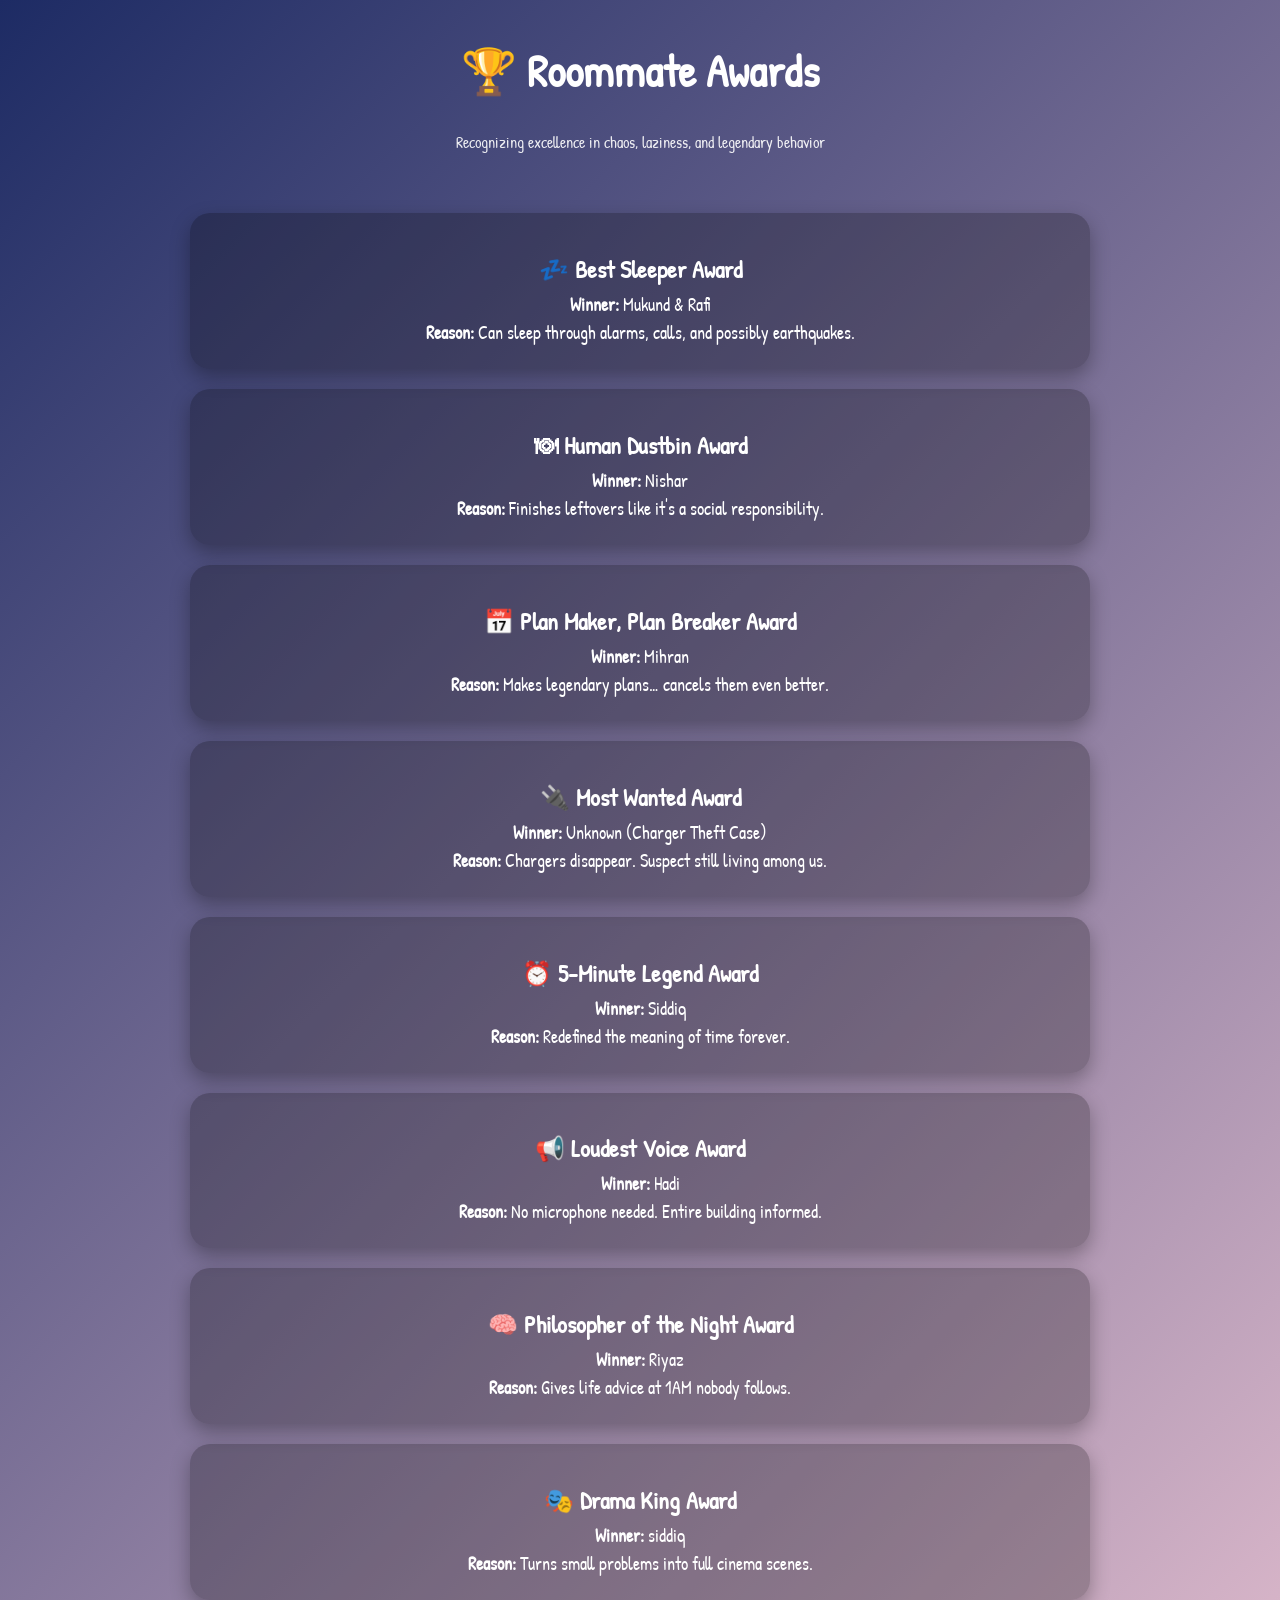
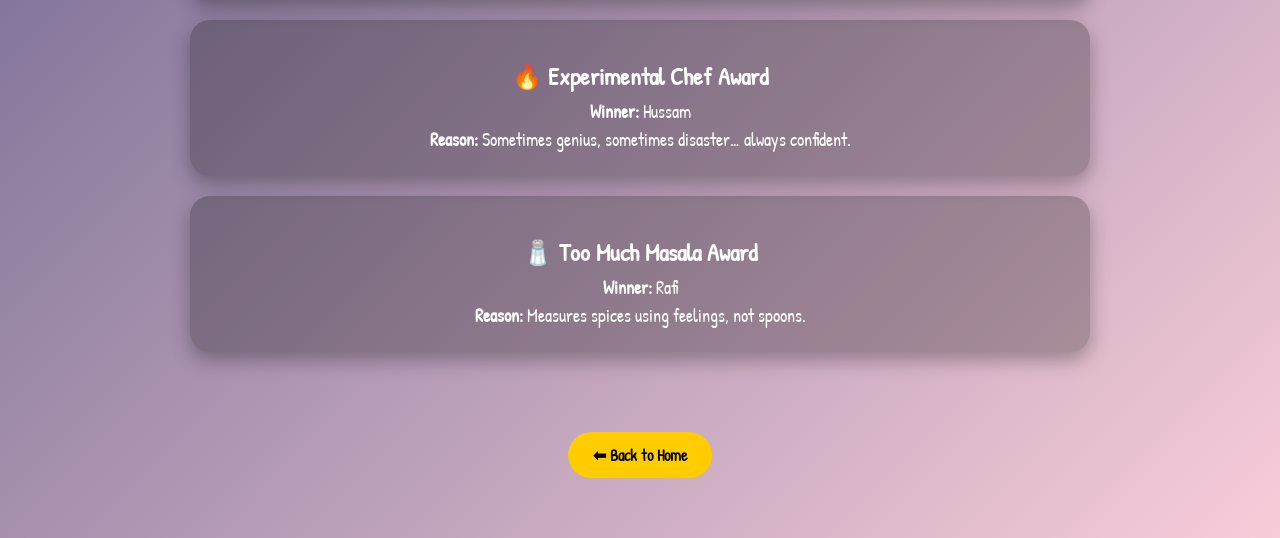
<file: awards.html>
<!DOCTYPE html>
<html lang="en">
<head>
    <meta charset="UTF-8">
    <title>Roommate Awards Night</title>
    <meta name="viewport" content="width=device-width, initial-scale=1.0">

    <link href="https://fonts.googleapis.com/css2?family=Patrick+Hand&display=swap" rel="stylesheet">
    <link rel="stylesheet" href="mobile.css" media="(max-width: 768px)">

    <style>
        body {
            margin: 0;
            font-family: 'Patrick Hand', cursive;
            background: linear-gradient(135deg, #1d2b64, #f8cdda);
            color: white;
            text-align: center;
        }

        h1 {
            margin-top: 40px;
            font-size: 2.8rem;
        }

        .subtitle {
            opacity: 0.9;
            margin-bottom: 40px;
        }

        .awards-container {
            max-width: 900px;
            margin: auto;
            padding: 20px;
        }

        .award-card {
            background: rgba(0,0,0,0.25);
            border-radius: 20px;
            padding: 20px 25px;
            margin-bottom: 20px;
            box-shadow: 0 8px 20px rgba(0,0,0,0.3);
            transition: transform 0.3s ease, box-shadow 0.3s ease;
        }

        .award-card:hover {
            transform: translateY(-8px) scale(1.02);
            box-shadow: 0 12px 28px rgba(0,0,0,0.4);
        }

        .award-card h2 {
            margin-bottom: 8px;
        }

        .award-card p {
            margin: 5px 0;
            font-size: 1.1rem;
        }

        .back-btn {
            display: inline-block;
            margin: 40px 0 60px;
            padding: 12px 25px;
            background: #ffcc00;
            color: black;
            border-radius: 30px;
            text-decoration: none;
            font-weight: bold;
        }

        .back-btn:hover {
            background: #ffd633;
        }
    </style>
</head>

<body>

    <h1>🏆 Roommate Awards</h1>
    <p class="subtitle">Recognizing excellence in chaos, laziness, and legendary behavior</p>

    <div class="awards-container">

        <div class="award-card">
            <h2>💤 Best Sleeper Award</h2>
            <p><strong>Winner:</strong> Mukund & Rafi</p>
            <p><strong>Reason:</strong> Can sleep through alarms, calls, and possibly earthquakes.</p>
        </div>

        <div class="award-card">
            <h2>🍽 Human Dustbin Award</h2>
            <p><strong>Winner:</strong> Nishar</p>
            <p><strong>Reason:</strong> Finishes leftovers like it's a social responsibility.</p>
        </div>

        <div class="award-card">
            <h2>📅 Plan Maker, Plan Breaker Award</h2>
            <p><strong>Winner:</strong> Mihran</p>
            <p><strong>Reason:</strong> Makes legendary plans… cancels them even better.</p>
        </div>

        <div class="award-card">
            <h2>🔌 Most Wanted Award</h2>
            <p><strong>Winner:</strong> Unknown (Charger Theft Case)</p>
            <p><strong>Reason:</strong> Chargers disappear. Suspect still living among us.</p>
        </div>

        <div class="award-card">
            <h2>⏰ 5-Minute Legend Award</h2>
            <p><strong>Winner:</strong> Siddiq</p>
            <p><strong>Reason:</strong> Redefined the meaning of time forever.</p>
        </div>

        <div class="award-card">
            <h2>📢 Loudest Voice Award</h2>
            <p><strong>Winner:</strong> Hadi</p>
            <p><strong>Reason:</strong> No microphone needed. Entire building informed.</p>
        </div>

        <div class="award-card">
            <h2>🧠 Philosopher of the Night Award</h2>
            <p><strong>Winner:</strong> Riyaz</p>
            <p><strong>Reason:</strong> Gives life advice at 1AM nobody follows.</p>
        </div>

        <div class="award-card">
            <h2>🎭 Drama King Award</h2>
            <p><strong>Winner:</strong> siddiq</p>
            <p><strong>Reason:</strong> Turns small problems into full cinema scenes.</p>
        </div>
        <div class="award-card">
    <h2>🔥 Experimental Chef Award</h2>
    <p><strong>Winner:</strong> Hussam</p>
    <p><strong>Reason:</strong> Sometimes genius, sometimes disaster… always confident.</p>
</div>
<div class="award-card">
    <h2>🧂 Too Much Masala Award</h2>
    <p><strong>Winner:</strong> Rafi</p>
    <p><strong>Reason:</strong> Measures spices using feelings, not spoons.</p>
</div>

    </div>

    <a href="index.html" class="back-btn">⬅ Back to Home</a>

</body>
</html>
</file>
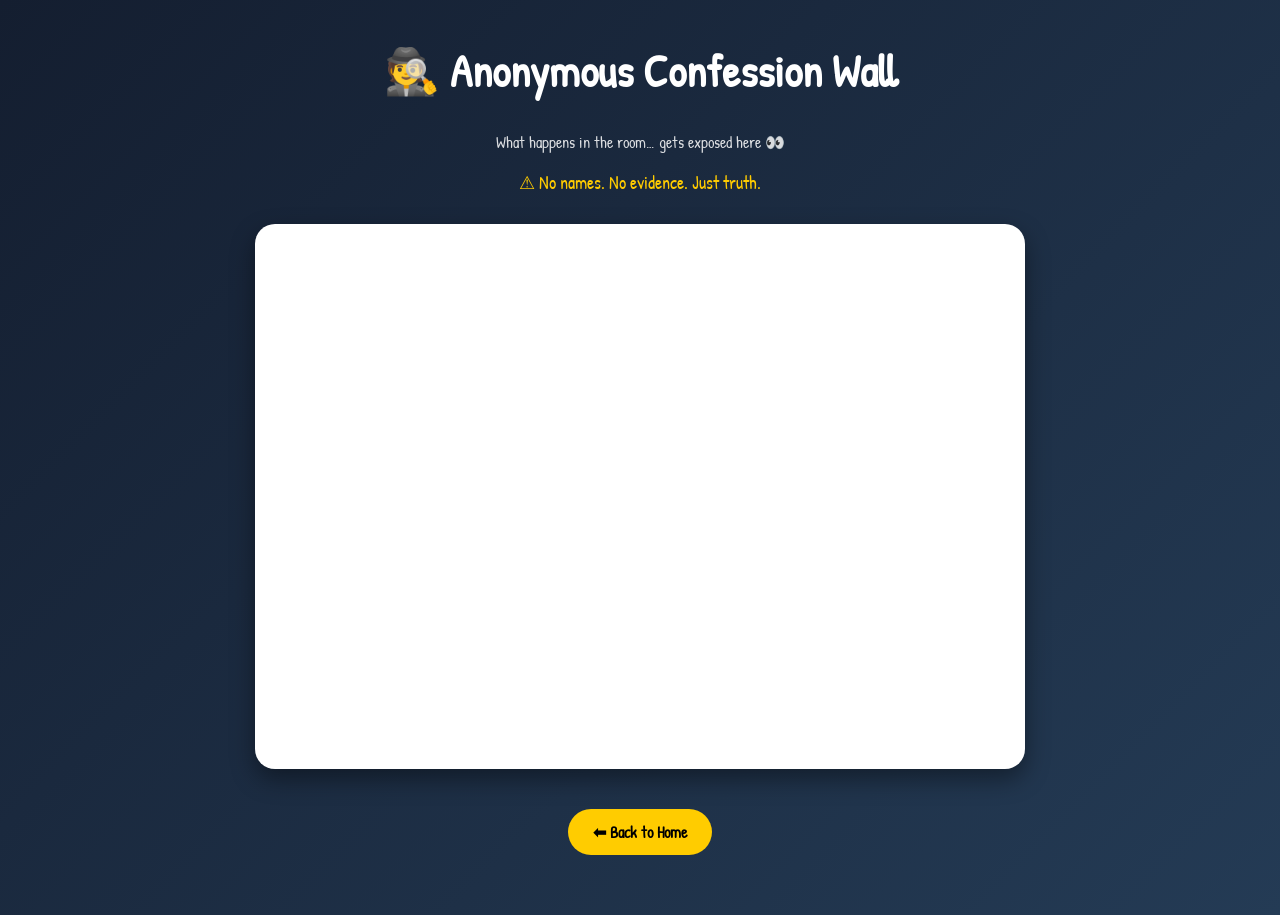
<file: confessions.html>
<!DOCTYPE html>
<html lang="en">
<head>
    <meta charset="UTF-8">
    <title>Confession Wall</title>
    <meta name="viewport" content="width=device-width, initial-scale=1.0">

    <link href="https://fonts.googleapis.com/css2?family=Patrick+Hand&display=swap" rel="stylesheet">
    <link rel="stylesheet" href="mobile.css" media="(max-width: 768px)">

    <style>
        body {
            margin: 0;
            font-family: 'Patrick Hand', cursive;
            background: linear-gradient(135deg, #141e30, #243b55);
            color: white;
            text-align: center;
        }

        h1 {
            margin-top: 40px;
            font-size: 2.8rem;
        }

        .subtitle {
            opacity: 0.85;
            margin-bottom: 10px;
        }

        .warning {
            color: #ffcc00;
            margin-bottom: 30px;
            font-size: 1.1rem;
        }

        .form-container {
            width: 95%;
            max-width: 750px;
            margin: auto;
            background: white;
            border-radius: 20px;
            padding: 10px;
            box-shadow: 0 10px 25px rgba(0,0,0,0.4);
        }

        iframe {
            width: 100%;
            height: 520px;
            border: none;
            border-radius: 15px;
        }

        .back-btn {
            display: inline-block;
            margin: 40px 0 60px;
            padding: 12px 25px;
            background: #ffcc00;
            color: black;
            border-radius: 30px;
            text-decoration: none;
            font-weight: bold;
        }

        .back-btn:hover {
            background: #ffd633;
        }
    </style>
</head>

<body>

    <h1>🕵️ Anonymous Confession Wall</h1>
    <p class="subtitle">What happens in the room… gets exposed here 👀</p>
    <p class="warning">⚠ No names. No evidence. Just truth.</p>

    <div class="form-container">
        <!-- 🔥 REPLACE THE LINK BELOW WITH YOUR GOOGLE FORM EMBED LINK -->
        <iframe src="https://docs.google.com/forms/d/e/1FAIpQLSfSAHsyvvTNXIfVRN1Z0_xyyjHsoRp0pRk6imT5nkT5OHtTDQ/viewform?embedded=true" width="640" height="561" frameborder="0" marginheight="0" marginwidth="0">Loading…</iframe>
    </div>

    <a href="index.html" class="back-btn">⬅ Back to Home</a>

    
</body>
</html>
</file>
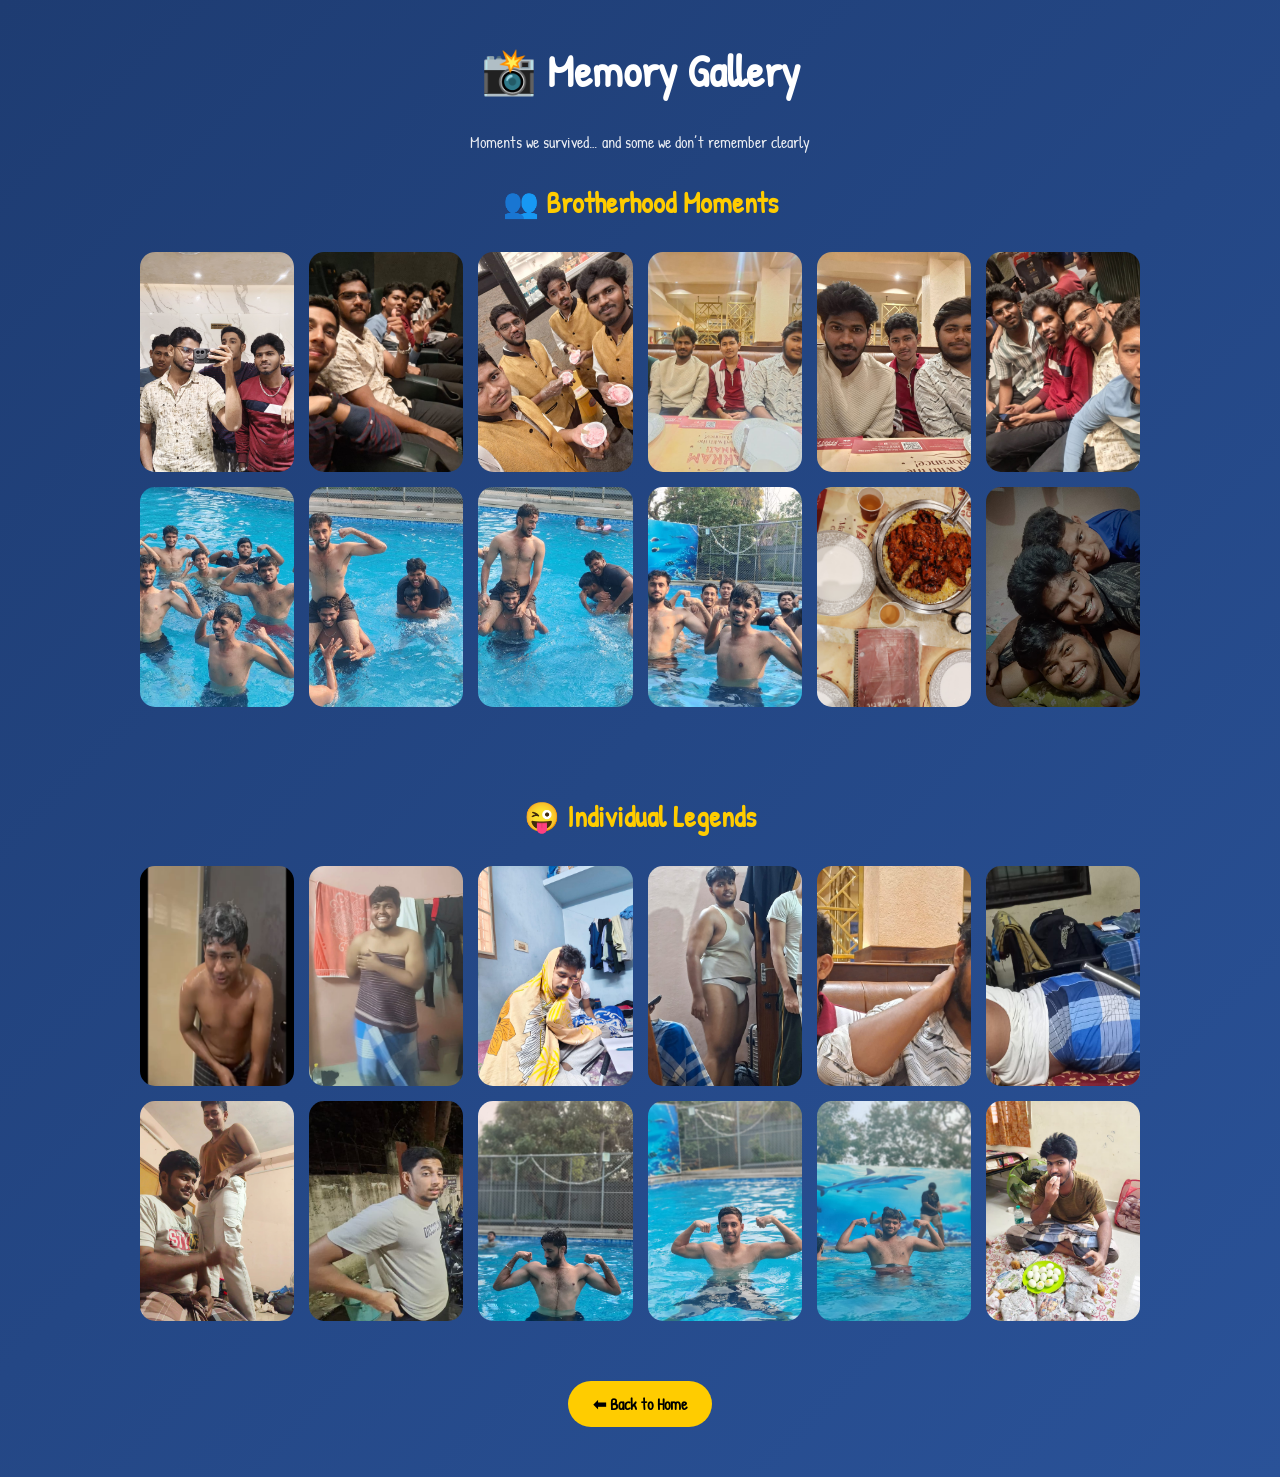
<file: gallery.html>
<!DOCTYPE html>
<html lang="en">
<head>
    <meta charset="UTF-8">
    <title>Flat Gallery</title>
    <meta name="viewport" content="width=device-width, initial-scale=1.0">

    <link href="https://fonts.googleapis.com/css2?family=Patrick+Hand&display=swap" rel="stylesheet">
    <link rel="stylesheet" href="mobile.css" media="(max-width: 768px)">

    <style>
        body {
            margin: 0;
            font-family: 'Patrick Hand', cursive;
            background: linear-gradient(135deg, #1e3c72, #2a5298);
            color: white;
            text-align: center;
        }

        h1 {
            margin-top: 40px;
            font-size: 2.8rem;
        }

        .subtitle {
            opacity: 0.9;
            margin-bottom: 30px;
        }

        .gallery {
            display: grid;
            grid-template-columns: repeat(auto-fit, minmax(150px, 1fr));
            gap: 15px;
            padding: 20px 40px 60px;
            max-width: 1000px;
            margin: auto;
        }

        .gallery img {
    width: 100%;
    height: 220px;          /* same height for all */
    object-fit: cover;      /* crop nicely without stretching */
    border-radius: 15px;
    cursor: pointer;
    transition: transform 0.3s ease, box-shadow 0.3s ease;
}
        .gallery img:hover {
            transform: scale(1.05);
            box-shadow: 0 10px 25px rgba(0,0,0,0.4);
        }

        .back-btn {
            display: inline-block;
            margin-bottom: 50px;
            padding: 12px 25px;
            background: #ffcc00;
            color: black;
            border-radius: 30px;
            text-decoration: none;
            font-weight: bold;
        }

        .back-btn:hover {
            background: #ffd633;
        }

        /* Popup styles */
        .popup {
            display: none;
            position: fixed;
            z-index: 1000;
            padding-top: 60px;
            left: 0;
            top: 0;
            width: 100%;
            height: 100%;
            background-color: rgba(0,0,0,0.9);
        }

        .popup img {
            margin: auto;
            display: block;
            max-width: 90%;
            max-height: 80%;
            border-radius: 10px;
        }

        .popup span {
            position: absolute;
            top: 20px;
            right: 40px;
            font-size: 40px;
            font-weight: bold;
            color: white;
            cursor: pointer;
        }
        .section-title {
    margin-top: 30px;
    margin-bottom: 10px;
    font-size: 1.8rem;
    color: #ffcc00;
}
    </style>
</head>

<body>

 <h1>📸 Memory Gallery</h1>
<p class="subtitle">Moments we survived… and some we don’t remember clearly</p>

<h2 class="section-title">👥 Brotherhood Moments</h2>
<div class="gallery">
    <img src="./IMages/g1.jpeg" onclick="openPopup(this.src)">
    <img src="./IMages/g2.jpeg" onclick="openPopup(this.src)">
    <img src="./IMages/g3.jpeg" onclick="openPopup(this.src)">
    <img src="./IMages/grp2.jpeg" onclick="openPopup(this.src)">
    <img src="./IMages/grp3.jpeg" onclick="openPopup(this.src)">
    <img src="./IMages/grp4.jpeg" onclick="openPopup(this.src)">
    <img src="./IMages/grp5.jpeg" onclick="openPopup(this.src)">
    <img src="./IMages/grp6.jpeg" onclick="openPopup(this.src)">
    <img src="./IMages/grp7.jpeg" onclick="openPopup(this.src)">
    <img src="./IMages/grp8.jpeg" onclick="openPopup(this.src)">
    <img src="./IMages/grp9.jpeg" onclick="openPopup(this.src)">
    <img src="./IMages/grp10.jpeg" onclick="openPopup(this.src)">
</div>

<h2 class="section-title">😜 Individual Legends</h2>
<div class="gallery">
    <img src="./IMages/rafi fun.jpeg" onclick="openPopup(this.src)">
    <img src="./IMages/nishar fun.jpeg" onclick="openPopup(this.src)">
    <img src="./IMages/fu1.jpeg" onclick="openPopup(this.src)">
    <img src="./IMages/inf1.jpeg" onclick="openPopup(this.src)">
     <img src="./IMages/inf2.jpeg" onclick="openPopup(this.src)">
      <img src="./IMages/inf3.jpeg" onclick="openPopup(this.src)">
       <img src="./IMages/inf4.jpeg" onclick="openPopup(this.src)">
        <img src="./IMages/inf5.jpeg" onclick="openPopup(this.src)">
         <img src="./IMages/inf6.jpeg" onclick="openPopup(this.src)">
          <img src="./IMages/inf7.jpeg" onclick="openPopup(this.src)">
           <img src="./IMages/inf8.jpeg" onclick="openPopup(this.src)">
            <img src="./IMages/inf9.jpeg" onclick="openPopup(this.src)">
</div>

    <a href="index.html" class="back-btn">⬅ Back to Home</a>

    <!-- Popup Viewer -->
    <div id="imgPopup" class="popup">
        <span onclick="closePopup()">&times;</span>
        <img id="popupImg">
    </div>

    <script>
        function openPopup(src) {
            document.getElementById("imgPopup").style.display = "block";
            document.getElementById("popupImg").src = src;
        }

        function closePopup() {
            document.getElementById("imgPopup").style.display = "none";
        }
    </script>

</body>
</html>
</file>
<file: mobile.css>
/* Mobile layout adjustments */

body{
    padding:10px;
}

/* Title size */
h1{
    font-size:1.8rem;
}

/* Buttons stack better */
.button-container{
    flex-direction:column;
    gap:12px;
}

/* Main buttons */
.main-btn{
    width:100%;
    font-size:1rem;
    padding:12px;
}

/* Gallery grid */
.gallery{
    grid-template-columns:repeat(2,1fr);
    gap:10px;
}

/* Gallery images */
.gallery img{
    height:140px;
}

/* Moment cards */
.moment{
    padding:15px;
    font-size:0.95rem;
}

/* Award cards */
.award-card{
    padding:15px;
}

/* Popup image */
.popup img{
    max-width:95%;
    max-height:70%;
}

/* Moon smaller */
.moon{
    width:70px;
    height:70px;
    top:20px;
    right:20px;
}

/* Shooting star speed adjustment */
.shooting-star{
    transform:scale(0.7);
}
/* Remove big side spacing */
body{
    margin:0;
    padding:10px;
}

/* Make main container full width */
.container{
    width:100%;
    max-width:100%;
    padding:10px;
}

/* Title size adjustment */
h1{
    font-size:1.8rem;
    text-align:center;
}

/* Group photo responsive */
.group-photo img{
    width:100%;
    height:auto;
    border-radius:15px;
}

/* Buttons full width */
.main-btn{
    display:block;
    width:100%;
    padding:14px;
    font-size:1rem;
    margin:8px 0;
}

/* Reduce button container gap */
.button-container{
    width:100%;
    padding:0;
}
</file>
